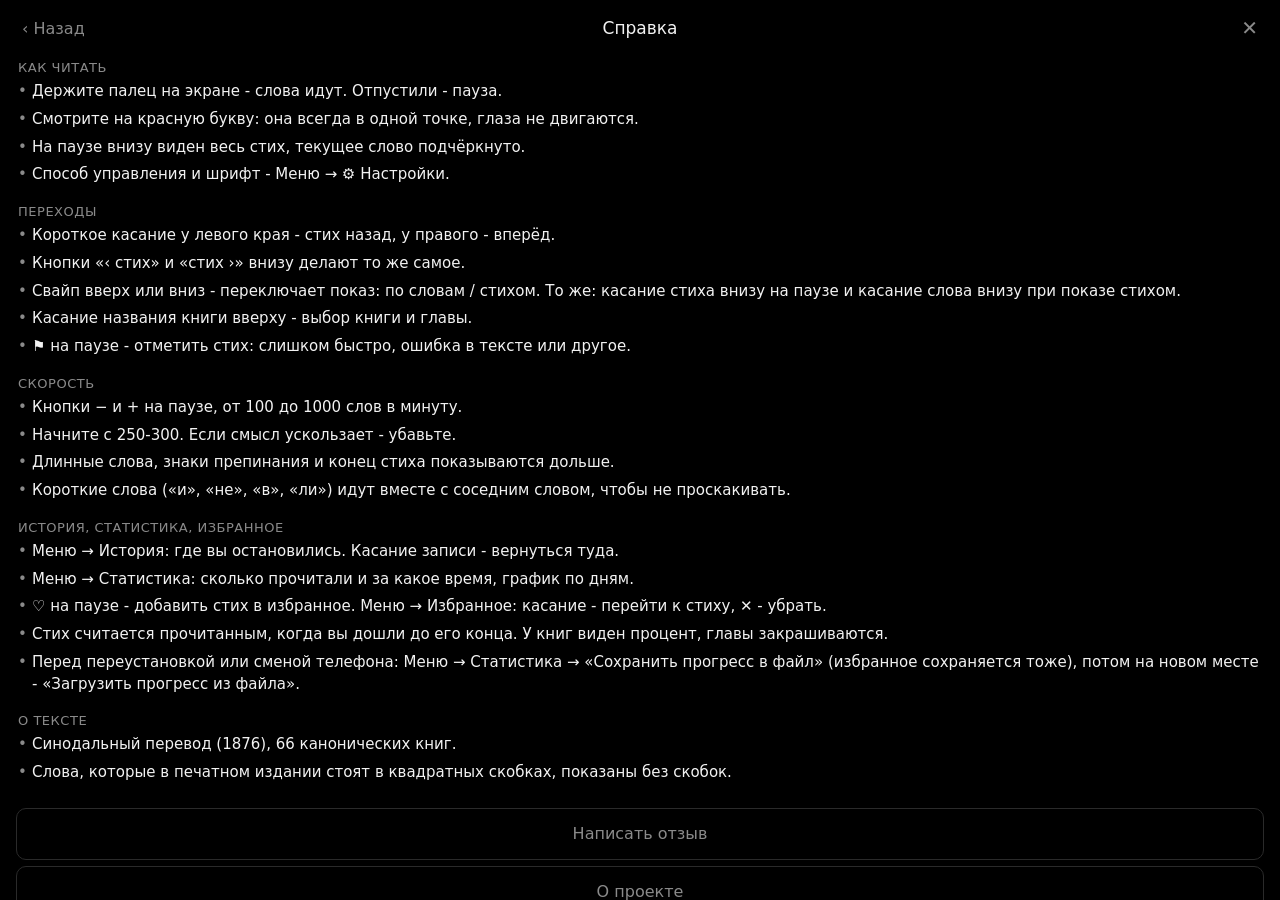
<file: index.html>
<!doctype html>
<html lang="ru">
<head>
<meta charset="utf-8">
<meta name="viewport" content="width=device-width, initial-scale=1, viewport-fit=cover, user-scalable=no">
<meta name="theme-color" content="#000000">
<meta name="mobile-web-app-capable" content="yes">
<meta name="apple-mobile-web-app-capable" content="yes">
<meta name="apple-mobile-web-app-status-bar-style" content="black">
<meta name="apple-mobile-web-app-title" content="Библия">
<title>Библия: скорочтение</title>
<link rel="manifest" href="manifest.webmanifest">
<link rel="icon" href="icons/icon-192.png">
<link rel="apple-touch-icon" href="icons/icon-180.png">
<link rel="stylesheet" href="style.css">
</head>
<body>
<main id="reader">
  <header id="top">
    <button id="ref" class="ui" type="button"></button>
    <button id="fav" class="ui" type="button" aria-label="В избранное"><svg viewBox="0 0 24 24" width="20" height="20" fill="none" stroke="currentColor" stroke-width="1.8" stroke-linecap="round" stroke-linejoin="round" aria-hidden="true"><path d="M12 19.5s-7.5-4.6-7.5-10A4.2 4.2 0 0 1 12 7a4.2 4.2 0 0 1 7.5 2.5c0 5.4-7.5 10-7.5 10z"/></svg></button>
    <button id="share" class="ui" type="button" aria-label="Поделиться стихом"><svg viewBox="0 0 24 24" width="20" height="20" fill="none" stroke="currentColor" stroke-width="1.8" stroke-linecap="round" stroke-linejoin="round" aria-hidden="true"><circle cx="18" cy="5" r="2.6"/><circle cx="6" cy="12" r="2.6"/><circle cx="18" cy="19" r="2.6"/><path d="M8.3 10.8l7.4-4.4M8.3 13.2l7.4 4.4"/></svg></button>
    <button id="flag" class="ui" type="button" aria-label="Отметить стих">&#x2691;&#xFE0E;</button>
    <div id="progress"><div id="bar"></div></div>
  </header>

  <section id="stage">
    <div class="guide"></div>
    <div id="word"><span id="wl"></span><span id="wp"></span><span id="wr"></span></div>
    <div class="guide"></div>
    <div id="verse"><div id="vt"></div></div>
  </section>

  <p id="context"></p>
  <button id="wordstrip" class="ui" type="button" aria-label="Показ по словам"><span id="sl"></span><span id="sp"></span><span id="sr"></span></button>
  <p id="hint">Держите палец на экране - слова побегут.<br>Отпустите - пауза.<br>Касание у левого или правого края - стих назад или вперёд.</p>
  <div id="flash"></div>
  <div id="toast" role="status"></div>
  <p id="install" hidden>Чтобы установить: «Поделиться» → «На экран Домой». Так приложение работает без интернета и не теряет прогресс.</p>
  <div id="update" class="ui" hidden>
    <p id="update-text"></p>
    <div id="update-buttons">
      <button id="update-go" type="button"></button>
      <button id="update-later" type="button"></button>
    </div>
  </div>

  <footer id="controls" class="ui">
    <button id="prev" type="button" aria-label="Предыдущий стих">‹ стих</button>
    <div id="speed">
      <button id="slower" type="button" aria-label="Медленнее">−</button>
      <span><b id="wpm"></b> сл/мин</span>
      <button id="faster" type="button" aria-label="Быстрее">+</button>
    </div>
    <button id="next" type="button" aria-label="Следующий стих">стих ›</button>
  </footer>
</main>

<div id="menu" class="ui" hidden>
  <div id="menu-head">
    <div id="menu-left">
      <button id="menu-back" type="button" hidden>‹ Книги</button>
      <button id="menu-help" type="button" aria-label="Справка">?</button>
      <button id="menu-settings" type="button" aria-label="Настройки">&#x2699;&#xFE0E;</button>
    </div>
    <h2 id="menu-title"></h2>
    <button id="menu-close" type="button" aria-label="Закрыть">✕</button>
  </div>
  <div id="tabs">
    <button type="button" data-tab="nt">Новый Завет</button>
    <button type="button" data-tab="ot">Ветхий Завет</button>
    <button type="button" data-tab="hist">История</button>
    <button type="button" data-tab="stat">Статистика</button>
    <button type="button" data-tab="fav">Избранное</button>
  </div>
  <div id="menu-list"></div>
  <input id="import-file" type="file" hidden>
</div>

<div id="whatsnew" class="ui" role="dialog" aria-modal="true" aria-labelledby="whatsnew-title" hidden>
  <div id="whatsnew-box">
    <h2 id="whatsnew-title"></h2>
    <p id="whatsnew-sub">Что нового:</p>
    <ul id="whatsnew-list"></ul>
    <button id="whatsnew-ok" type="button">Понятно</button>
  </div>
</div>

<script src="bible.js"></script>
<script src="version.js"></script>
<script src="app.js"></script>
</body>
</html>
</file>
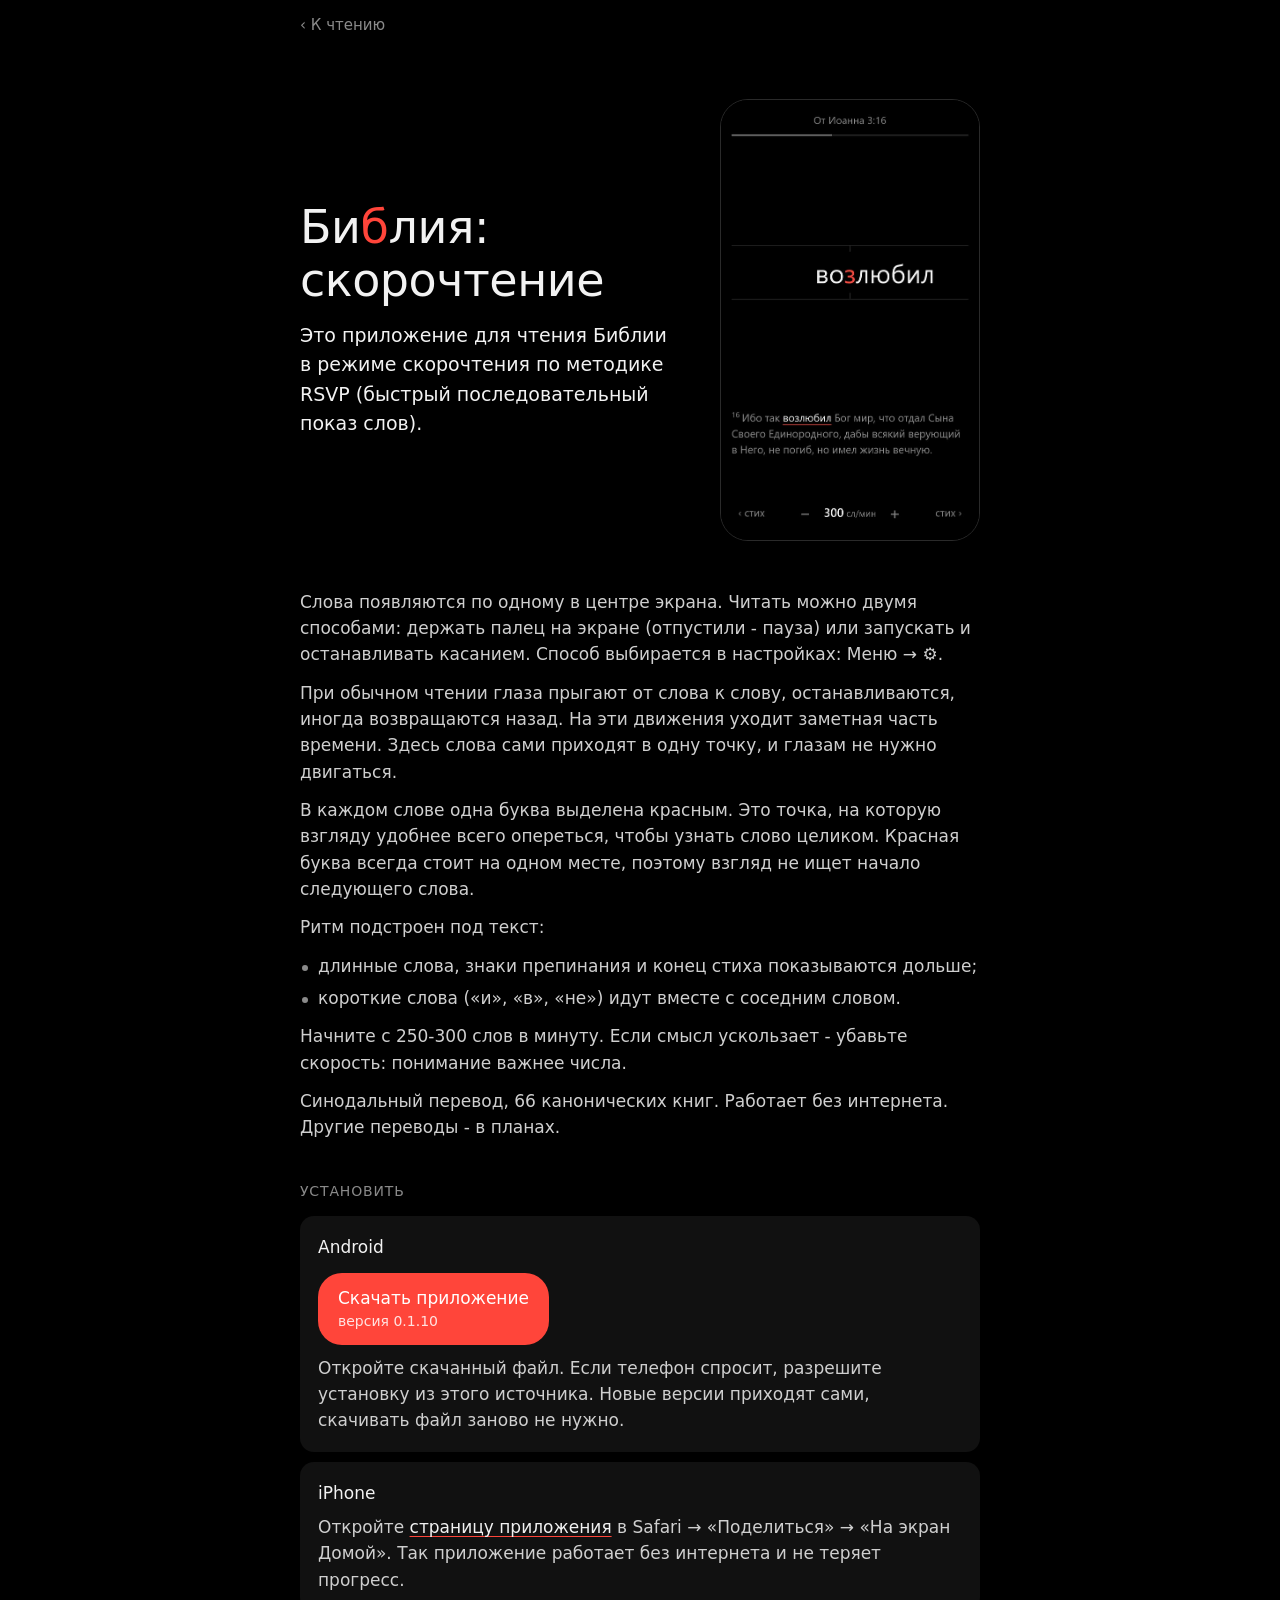
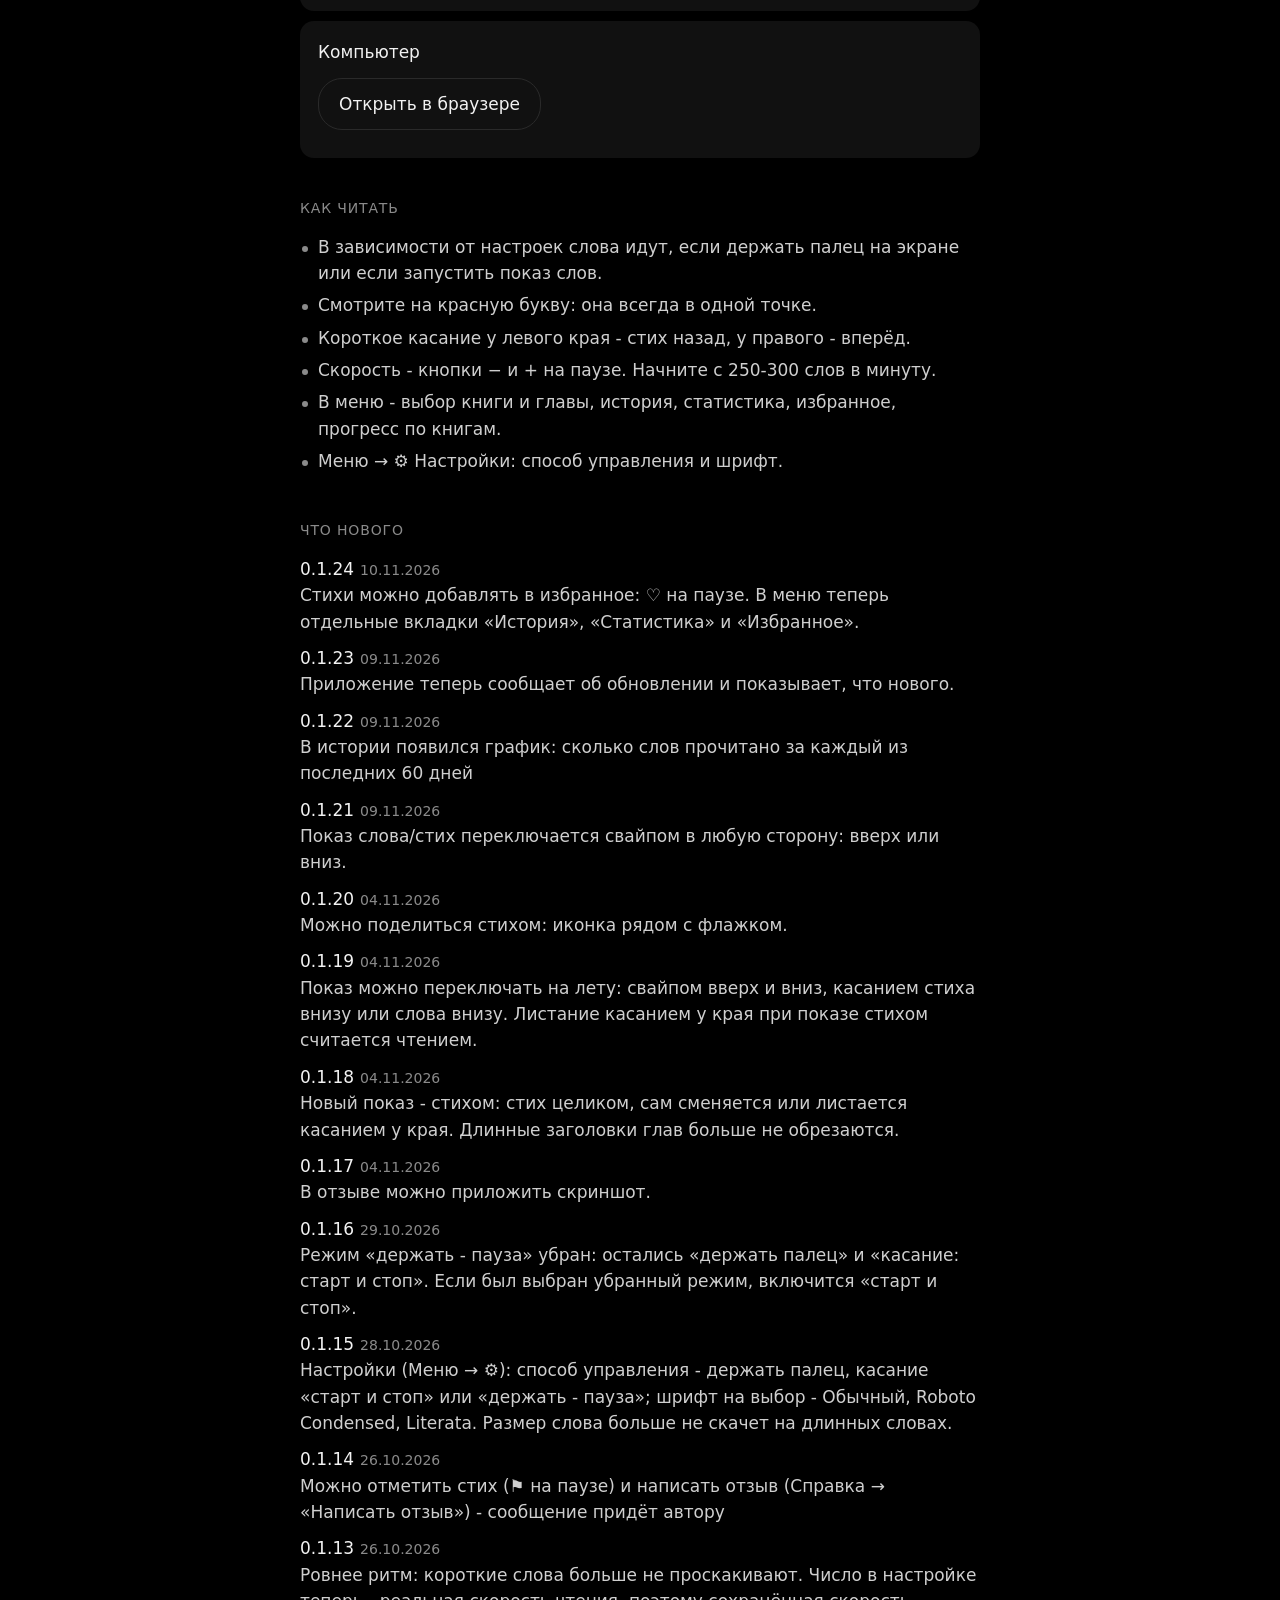
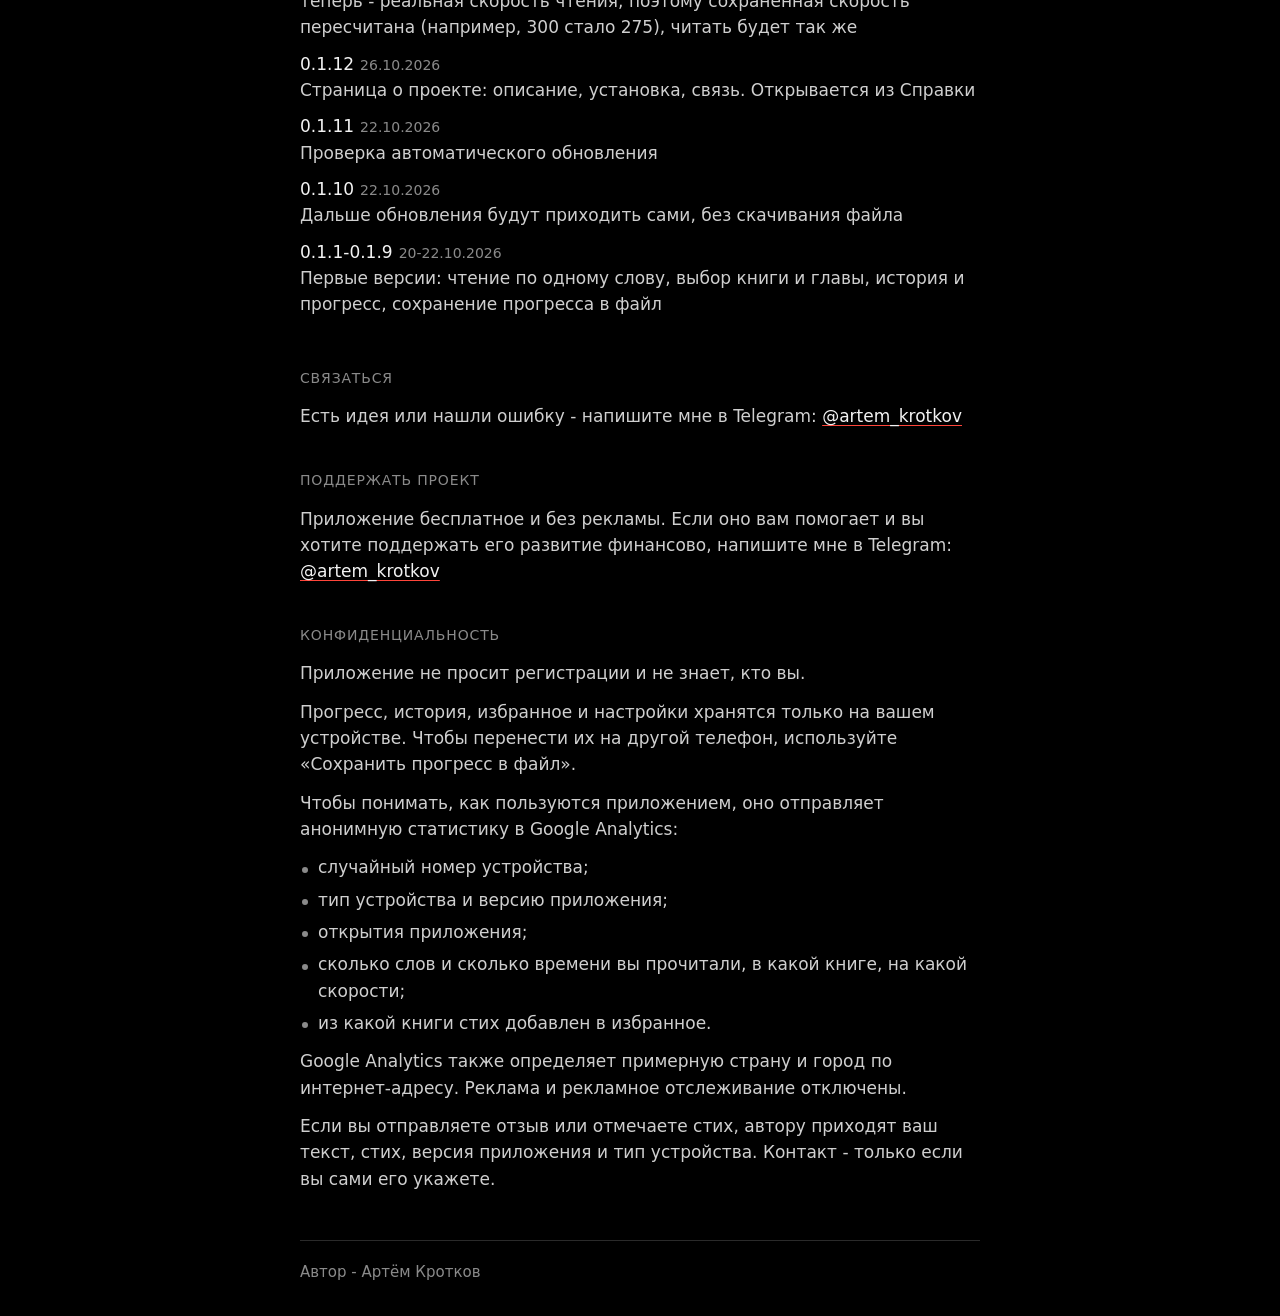
<file: about/index.html>
<!doctype html>
<html lang="ru">
<head>
<meta charset="utf-8">
<meta name="viewport" content="width=device-width, initial-scale=1, viewport-fit=cover">
<meta name="theme-color" content="#000000">
<title>Библия: скорочтение</title>
<meta name="description" content="Приложение для чтения Библии в режиме скорочтения по методике RSVP. Синодальный перевод, Android, iPhone и компьютер, без интернета.">
<meta property="og:type" content="website">
<meta property="og:locale" content="ru_RU">
<meta property="og:title" content="Библия: скорочтение">
<meta property="og:description" content="Приложение для чтения Библии в режиме скорочтения по методике RSVP. Синодальный перевод, Android, iPhone и компьютер.">
<meta property="og:url" content="https://artem-krotkov.github.io/bible-speedread/about/">
<meta property="og:image" content="https://artem-krotkov.github.io/bible-speedread/about/og.png">
<meta property="og:image:width" content="1200">
<meta property="og:image:height" content="630">
<meta name="twitter:card" content="summary_large_image">
<link rel="icon" href="../icons/icon-192.png">
<link rel="apple-touch-icon" href="../icons/icon-180.png">
<style>
:root {
  --bg: #000;
  --fg: #f2f2f2;
  --text: #cfcfcf;
  --dim: #8a8a8a;
  --faint: #2a2a2a;
  --card: #111;
  --accent: #ff453a;
}

* { box-sizing: border-box; margin: 0; }

html { -webkit-text-size-adjust: 100%; }

body {
  background: var(--bg);
  color: var(--text);
  font-family: Roboto, "Segoe UI", system-ui, -apple-system, sans-serif;
  font-size: 17px;
  line-height: 1.55;
  padding: env(safe-area-inset-top) 0 env(safe-area-inset-bottom);
}

a { color: var(--fg); text-decoration-color: var(--accent); text-underline-offset: 3px; }

.wrap {
  max-width: 720px;
  margin: 0 auto;
  padding: 0 20px;
}

/* верх */
.top {
  display: flex;
  justify-content: space-between;
  align-items: center;
  padding: 14px 0;
  font-size: 15px;
}

.top a { color: var(--dim); text-decoration: none; }
.top a:hover { color: var(--fg); }

/* первый экран */
.hero {
  display: grid;
  gap: 28px;
  padding: 28px 0 8px;
}

h1 {
  color: var(--fg);
  font-size: 38px;
  font-weight: 500;
  line-height: 1.15;
  letter-spacing: -.01em;
}

h1 .pivot { color: var(--accent); }

.lead {
  margin-top: 14px;
  font-size: 19px;
  color: var(--fg);
}

.shot {
  justify-self: center;
  width: 260px;
  border: 1px solid var(--faint);
  border-radius: 28px;
  overflow: hidden;
}

.shot img { display: block; width: 100%; height: auto; }

@media (min-width: 720px) {
  .hero { grid-template-columns: 1fr 260px; align-items: center; gap: 40px; padding-top: 48px; }
  h1 { font-size: 46px; }
}

/* разделы */
section { padding-top: 40px; }

h2 {
  margin-bottom: 14px;
  color: var(--dim);
  font-size: 14px;
  font-weight: 500;
  text-transform: uppercase;
  letter-spacing: .06em;
}

p + p, p + ul, ul + p { margin-top: 12px; }

ul { padding: 0; list-style: none; }

li {
  position: relative;
  padding-left: 18px;
  margin-bottom: 6px;
}

li::before {
  content: "";
  position: absolute;
  left: 2px;
  top: .72em;
  width: 6px;
  height: 6px;
  border-radius: 50%;
  background: var(--dim);
}

.note { color: var(--dim); font-size: 15px; }

/* установка */
.platforms { display: grid; gap: 10px; }

.platform {
  padding: 18px;
  border-radius: 14px;
  background: var(--card);
}

.platform h3 {
  margin-bottom: 8px;
  color: var(--fg);
  font-size: 17px;
  font-weight: 500;
}

.btn {
  display: inline-block;
  margin: 4px 0 10px;
  padding: 12px 20px;
  border-radius: 24px;
  background: var(--accent);
  color: #fff;
  font-weight: 500;
  text-decoration: none;
}

.btn:hover { filter: brightness(1.1); }

.btn small {
  display: block;
  font-size: 14px;
  font-weight: 400;
  opacity: .85;
}

.btn.ghost {
  background: none;
  border: 1px solid var(--faint);
  color: var(--fg);
}

/* что нового */
.changes li { padding-left: 0; margin-bottom: 10px; }
.changes li::before { display: none; }
.changes b { color: var(--fg); font-weight: 500; }
.changes small { color: var(--dim); font-size: 14px; margin-left: 6px; }
.changes span { display: block; }

footer {
  margin-top: 48px;
  padding: 20px 0 32px;
  border-top: 1px solid var(--faint);
  color: var(--dim);
  font-size: 15px;
}
</style>
</head>
<body>
<div class="wrap">

<nav class="top">
  <a href="../">‹ К чтению</a>
</nav>

<header class="hero">
  <div>
    <h1>Би<span class="pivot">б</span>лия: скорочтение</h1>
    <p class="lead">Это приложение для чтения Библии в режиме скорочтения по методике RSVP (быстрый последовательный показ слов).</p>
  </div>
  <div class="shot"><img src="screen.jpg" width="585" height="996" alt="Экран приложения: слово «возлюбил» с красной буквой, внизу стих От Иоанна 3:16"></div>
</header>

<section>
  <p>Слова появляются по одному в центре экрана. Читать можно двумя способами: держать палец на экране (отпустили - пауза) или запускать и останавливать касанием. Способ выбирается в настройках: Меню → ⚙.</p>
  <p>При обычном чтении глаза прыгают от слова к слову, останавливаются, иногда возвращаются назад. На эти движения уходит заметная часть времени. Здесь слова сами приходят в одну точку, и глазам не нужно двигаться.</p>
  <p>В каждом слове одна буква выделена красным. Это точка, на которую взгляду удобнее всего опереться, чтобы узнать слово целиком. Красная буква всегда стоит на одном месте, поэтому взгляд не ищет начало следующего слова.</p>
  <p>Ритм подстроен под текст:</p>
  <ul>
    <li>длинные слова, знаки препинания и конец стиха показываются дольше;</li>
    <li>короткие слова («и», «в», «не») идут вместе с соседним словом.</li>
  </ul>
  <p>Начните с 250-300 слов в минуту. Если смысл ускользает - убавьте скорость: понимание важнее числа.</p>
  <p>Синодальный перевод, 66 канонических книг. Работает без интернета. Другие переводы - в планах.</p>
</section>

<section id="install">
  <h2>Установить</h2>
  <div class="platforms">
    <div class="platform">
      <h3>Android</h3>
      <a class="btn" id="apk" href="https://github.com/artem-krotkov/bible-speedread/releases/latest">Скачать приложение</a>
      <p>Откройте скачанный файл. Если телефон спросит, разрешите установку из этого источника. Новые версии приходят сами, скачивать файл заново не нужно.</p>
    </div>
    <div class="platform">
      <h3>iPhone</h3>
      <p>Откройте <a href="../">страницу приложения</a> в Safari → «Поделиться» → «На экран Домой». Так приложение работает без интернета и не теряет прогресс.</p>
    </div>
    <div class="platform">
      <h3>Компьютер</h3>
      <a class="btn ghost" href="../">Открыть в браузере</a>
    </div>
  </div>
</section>

<section>
  <h2>Как читать</h2>
  <ul>
    <li>В зависимости от настроек слова идут, если держать палец на экране или если запустить показ слов.</li>
    <li>Смотрите на красную букву: она всегда в одной точке.</li>
    <li>Короткое касание у левого края - стих назад, у правого - вперёд.</li>
    <li>Скорость - кнопки − и + на паузе. Начните с 250-300 слов в минуту.</li>
    <li>В меню - выбор книги и главы, история, статистика, избранное, прогресс по книгам.</li>
    <li>Меню → ⚙ Настройки: способ управления и шрифт.</li>
  </ul>
</section>

<section id="changes" hidden>
  <h2>Что нового</h2>
  <ul class="changes"></ul>
</section>

<section>
  <h2>Связаться</h2>
  <p>Есть идея или нашли ошибку - напишите мне в Telegram: <a href="https://t.me/artem_krotkov">@artem_krotkov</a></p>
</section>

<section>
  <h2>Поддержать проект</h2>
  <p>Приложение бесплатное и без рекламы. Если оно вам помогает и вы хотите поддержать его развитие финансово, напишите мне в Telegram: <a href="https://t.me/artem_krotkov">@artem_krotkov</a></p>
</section>

<section id="privacy">
  <h2>Конфиденциальность</h2>
  <p>Приложение не просит регистрации и не знает, кто вы.</p>
  <p>Прогресс, история, избранное и настройки хранятся только на вашем устройстве. Чтобы перенести их на другой телефон, используйте «Сохранить прогресс в файл».</p>
  <p>Чтобы понимать, как пользуются приложением, оно отправляет анонимную статистику в Google Analytics:</p>
  <ul>
    <li>случайный номер устройства;</li>
    <li>тип устройства и версию приложения;</li>
    <li>открытия приложения;</li>
    <li>сколько слов и сколько времени вы прочитали, в какой книге, на какой скорости;</li>
    <li>из какой книги стих добавлен в избранное.</li>
  </ul>
  <p>Google Analytics также определяет примерную страну и город по интернет-адресу. Реклама и рекламное отслеживание отключены.</p>
  <p>Если вы отправляете отзыв или отмечаете стих, автору приходят ваш текст, стих, версия приложения и тип устройства. Контакт - только если вы сами его укажете.</p>
</section>

<footer>Автор - Артём Кротков</footer>

</div>
<script>
// кнопка Android - на последний APK (android.json пишет publish.py), список версий - changes.json
fetch('../android.json', { cache: 'no-store' }).then((r) => r.json()).then((a) => {
  if (!a.url) return;
  const btn = document.getElementById('apk');
  btn.href = a.url;
  const small = document.createElement('small');
  small.textContent = 'версия ' + a.name;
  btn.append(small);
}).catch(() => { /* остаётся ссылка на последний релиз */ });

fetch('changes.json', { cache: 'no-store' }).then((r) => r.json()).then((list) => {
  if (!list.length) return;
  const ul = document.querySelector('.changes');
  for (const c of list) {
    const li = document.createElement('li');
    const b = document.createElement('b');
    b.textContent = c.v;
    const small = document.createElement('small');
    small.textContent = c.date;
    const span = document.createElement('span');
    span.textContent = c.notes;
    li.append(b, small, span);
    ul.append(li);
  }
  document.getElementById('changes').hidden = false;
}).catch(() => { /* без списка версий */ });
</script>
</body>
</html>
</file>
<file: style.css>
/* шрифты на выбор (Настройки → Шрифт), лицензия OFL - fonts/OFL-*.txt; «Обычный» - системный */
@font-face {
  font-family: "Roboto Condensed";
  src: url(fonts/roboto-condensed-cyrillic.woff2) format("woff2");
  unicode-range: U+0301, U+0400-045F, U+0490-0491, U+04B0-04B1, U+2116;
}

@font-face {
  font-family: "Roboto Condensed";
  src: url(fonts/roboto-condensed-latin.woff2) format("woff2");
  unicode-range: U+0000-00FF, U+2000-206F;
}

@font-face {
  font-family: Literata;
  src: url(fonts/literata-cyrillic.woff2) format("woff2");
  unicode-range: U+0301, U+0400-045F, U+0490-0491, U+04B0-04B1, U+2116;
}

@font-face {
  font-family: Literata;
  src: url(fonts/literata-latin.woff2) format("woff2");
  unicode-range: U+0000-00FF, U+2000-206F;
}

:root {
  --bg: #000;
  --fg: #f2f2f2;
  --dim: #8a8a8a;
  --faint: #2a2a2a;
  --accent: #ff453a;
  --read: #17301f;
  --read-fg: #9fd3aa;
  --fs: 44px;
}

* { box-sizing: border-box; margin: 0; }

html, body {
  height: 100%;
  background: var(--bg);
  color: var(--fg);
  font-family: Roboto, "Segoe UI", system-ui, sans-serif;
  overflow: hidden;
  -webkit-user-select: none;
  user-select: none;
  -webkit-touch-callout: none;
  -webkit-tap-highlight-color: transparent;
}

button {
  font: inherit;
  color: inherit;
  background: none;
  border: 0;
  cursor: pointer;
}

/* --- экран чтения --- */

#reader {
  position: fixed;
  inset: 0;
  display: flex;
  flex-direction: column;
  touch-action: none;
  padding: env(safe-area-inset-top) 16px env(safe-area-inset-bottom);
}

#top {
  position: relative;
  padding-top: 14px;
  transition: opacity .25s;
}

/* отметить стих (на паузе) */
#flag {
  position: absolute;
  top: 8px;
  right: -8px;
  width: 44px;
  height: 44px;
  color: var(--dim);
  font-size: 18px;
}

#flag[hidden] { display: none; }

/* в избранное (на паузе), слева от «поделиться» */
#fav {
  position: absolute;
  top: 8px;
  right: 80px;
  width: 44px;
  height: 44px;
  color: var(--dim);
  display: flex;
  align-items: center;
  justify-content: center;
}

#fav[hidden] { display: none; }
#fav.on { color: var(--accent); }
#fav.on svg { fill: currentColor; }

/* поделиться стихом (на паузе), слева от флажка */
#share {
  position: absolute;
  top: 8px;
  right: 36px;
  width: 44px;
  height: 44px;
  color: var(--dim);
  display: flex;
  align-items: center;
  justify-content: center;
}

#share[hidden] { display: none; }

#toast {
  position: fixed;
  left: 50%;
  bottom: calc(120px + env(safe-area-inset-bottom));
  transform: translateX(-50%);
  width: max-content;
  max-width: calc(100vw - 32px);
  padding: 10px 16px;
  border-radius: 10px;
  background: #222;
  color: var(--fg);
  font-size: 15px;
  opacity: 0;
  pointer-events: none;
  transition: opacity .25s;
}

#toast.on { opacity: 1; }

#ref {
  display: block;
  margin: 0 auto;
  padding: 6px 12px;
  color: var(--dim);
  font-size: 15px;
  letter-spacing: .02em;
}

#ref.shift { margin-left: 0; }

/* совсем длинное название («1-е Фессалоникийцам 5:28») на узком экране: ещё и мельче, чтобы не налезало на значки */
#ref.tight {
  padding-left: 0;
  font-size: 13px;
}

#progress {
  height: 2px;
  margin-top: 6px;
  background: var(--faint);
}

#bar {
  height: 100%;
  width: 0;
  background: var(--dim);
}

#stage {
  flex: 1;
  display: flex;
  flex-direction: column;
  justify-content: center;
  gap: 14px;
  min-height: 0;
}

.guide {
  position: relative;
  height: 1px;
  background: var(--faint);
}

.guide::after {
  content: "";
  position: absolute;
  left: 50%;
  width: 2px;
  height: 10px;
  margin-left: -1px;
  background: var(--faint);
}

.guide:first-child::after { top: 0; }
.guide:last-child::after { bottom: 0; }

#word {
  display: grid;
  grid-template-columns: 1fr auto 1fr;
  align-items: center;
  /* высота постоянная: уменьшенные длинные слова не сдвигают строку */
  height: var(--line, 60px);
  font-size: var(--fs);
  line-height: 1.2;
  white-space: pre;
  font-weight: 400;
  font-family: var(--read-font, inherit);
}

#wl { text-align: right; }
#wp { color: var(--accent); }
#wr { text-align: left; }

#word.heading {
  color: var(--dim);
  font-size: min(var(--fs), 30px);
}

#word.heading #wp { color: inherit; }

/* показ стихом (Настройки → Показ): стих целиком вместо слова; деление длинных стихов меряется по #vt */
#verse {
  display: none;
  flex: 1;
  min-height: 0;
  overflow: hidden;
  align-items: center;
}

body.verse-view #verse { display: flex; }
body.verse-view #stage > :not(#verse) { display: none; }
body.verse-view #context { display: none; }

#vt {
  width: 100%;
  color: var(--fg);
  font-size: 22px;
  line-height: 1.5;
  font-family: var(--read-font, inherit);
  hyphens: auto;
  -webkit-hyphens: auto;
  overflow-wrap: break-word;
}

#vt sup {
  margin-right: .3em;
  color: var(--dim);
  font-size: .6em;
}

#verse.heading #vt {
  color: var(--dim);
  text-align: center;
  white-space: pre;
  font-size: 30px;
}

#verse.heading #vt sup { display: none; }

/* внизу при показе стихом - строка со словом (как в показе по словам): касание возвращает к словам */
#wordstrip {
  display: none;
  grid-template-columns: 1fr auto 1fr;
  align-items: center;
  height: 64px;
  margin-top: 8px;
  padding: 0 8px;
  border: 1px solid var(--faint);
  border-radius: 12px;
  background: none;
  color: var(--fg);
  font-size: var(--fs, 28px);
  line-height: 1.2;
  white-space: pre;
  font-family: var(--read-font, inherit);
  transition: opacity .25s;
}

#wordstrip #sl { text-align: right; }
#wordstrip #sp { color: var(--accent); }
#wordstrip #sr { text-align: left; }
body.verse-view #wordstrip { display: grid; }
body.verse-view #hint { bottom: calc(190px + env(safe-area-inset-bottom)); }

/* ручной показ: скорости нет - слова сами не идут */
body.manual #speed { display: none; }

#context {
  min-height: 7.5em;
  max-height: 30vh;
  overflow: hidden;
  color: var(--dim);
  font-size: 16px;
  line-height: 1.5;
  font-family: var(--read-font, inherit);
  transition: opacity .25s;
}

#context sup {
  margin-right: .3em;
  font-size: .7em;
}

#context mark {
  background: none;
  color: var(--fg);
  border-bottom: 1px solid var(--accent);
}

#hint {
  position: absolute;
  left: 16px;
  right: 16px;
  bottom: calc(110px + env(safe-area-inset-bottom));
  text-align: center;
  color: var(--dim);
  font-size: 15px;
  line-height: 1.5;
}

/* подсказка об установке на iPhone (только в Safari, не с экрана Домой) */
#install {
  margin-top: 8px;
  padding: 10px 12px;
  border: 1px solid var(--faint);
  border-radius: 10px;
  color: var(--dim);
  font-size: 13px;
  line-height: 1.4;
  text-align: center;
  transition: opacity .25s;
}

#install[hidden] { display: none; }
body.playing #install { opacity: 0; }

/* предложение обновить Android-приложение (APK не из магазина) */
#update {
  margin-top: 8px;
  padding: 10px 12px;
  border: 1px solid var(--faint);
  border-radius: 10px;
  color: var(--dim);
  font-size: 13px;
  line-height: 1.4;
  text-align: center;
}

#update[hidden],
body.playing #update { display: none; }
#update-text b { color: var(--fg); font-weight: 400; }

#update-buttons {
  display: flex;
  justify-content: center;
  gap: 8px;
  margin-top: 8px;
}

#update-buttons button {
  padding: 6px 14px;
  border-radius: 8px;
  border: 1px solid var(--faint);
}

#update-go { color: var(--fg); }
#update-buttons[hidden] { display: none; }

/* окно «Приложение обновилось - что нового» (один раз после обновления) */
#whatsnew {
  position: fixed;
  inset: 0;
  z-index: 20;
  display: flex;
  align-items: center;
  justify-content: center;
  padding: calc(env(safe-area-inset-top) + 16px) 16px calc(env(safe-area-inset-bottom) + 16px);
  background: rgba(0, 0, 0, .82);
  touch-action: pan-y;
}

#whatsnew[hidden] { display: none; }

#whatsnew-box {
  display: flex;
  flex-direction: column;
  width: 100%;
  max-width: 420px;
  max-height: 100%;
  padding: 18px 16px 16px;
  border: 1px solid var(--faint);
  border-radius: 14px;
  background: #111;
}

#whatsnew-title {
  font-size: 17px;
  font-weight: 500;
  line-height: 1.3;
}

#whatsnew-sub {
  margin-top: 10px;
  color: var(--dim);
  font-size: 14px;
}

#whatsnew-list {
  flex: 1 1 auto;
  min-height: 0;
  margin: 8px 0 16px;
  padding: 0;
  list-style: none;
  overflow-y: auto;
  overscroll-behavior: contain;
  scrollbar-width: thin;
  scrollbar-color: var(--dim) transparent;
  color: var(--dim);
  font-size: 15px;
  line-height: 1.4;
}

#whatsnew-list li { padding: 6px 0; }
#whatsnew-list li + li { border-top: 1px solid var(--faint); }
#whatsnew-list b { color: var(--fg); font-weight: 500; }
#whatsnew-list .wn-one { margin: 6px 0; color: var(--fg); }

#whatsnew-ok {
  flex: none;
  width: 100%;
  min-height: 48px;
  border: 1px solid var(--accent);
  border-radius: 10px;
  color: var(--fg);
  font-size: 16px;
}

#whatsnew-ok:focus-visible { outline: 1px solid var(--dim); outline-offset: 3px; }

/* подсветка края при переходе по стиху */
#flash {
  position: absolute;
  top: 0;
  bottom: 0;
  width: 20%;
  opacity: 0;
  pointer-events: none;
}

#flash.left { left: 0; background: linear-gradient(to right, rgba(255, 255, 255, .12), transparent); }
#flash.right { right: 0; background: linear-gradient(to left, rgba(255, 255, 255, .12), transparent); }
#flash.on { animation: flash .35s ease-out; }

@keyframes flash {
  from { opacity: 1; }
  to { opacity: 0; }
}

#controls {
  display: flex;
  align-items: center;
  justify-content: space-between;
  gap: 8px;
  padding: 12px 0 18px;
  transition: opacity .25s;
}

#controls button {
  min-width: 48px;
  min-height: 48px;
  padding: 0 10px;
  color: var(--dim);
  font-size: 16px;
  border-radius: 24px;
}

#controls button:active { background: var(--faint); }

#speed {
  display: flex;
  align-items: center;
  gap: 4px;
  color: var(--dim);
  font-size: 14px;
}

#speed b {
  color: var(--fg);
  font-weight: 500;
  font-size: 18px;
}

#speed button {
  font-size: 26px;
  line-height: 1;
}

body.playing #top,
body.playing #context,
body.playing #wordstrip,
body.playing #controls { opacity: 0; }

body.playing #hint,
body.started #hint,
body.has-context #hint,
body.has-update #hint { display: none; }

/* --- меню книг и глав --- */

#menu {
  position: fixed;
  inset: 0;
  display: flex;
  flex-direction: column;
  background: var(--bg);
  padding: env(safe-area-inset-top) 16px env(safe-area-inset-bottom);
  touch-action: pan-y;
}

#menu[hidden] { display: none; }

#menu-head {
  display: grid;
  grid-template-columns: 90px 1fr 90px;
  align-items: center;
  min-height: 56px;
}

#menu-head h2 {
  text-align: center;
  font-size: 17px;
  font-weight: 500;
}

#menu-back, #menu-close {
  min-height: 48px;
  color: var(--dim);
  font-size: 16px;
}

#menu-back { text-align: left; }
#menu-back[hidden], #menu-help[hidden], #menu-settings[hidden] { display: none; }

#menu-left {
  display: flex;
  align-items: center;
  gap: 8px;
}

#menu-help, #menu-settings {
  width: 36px;
  height: 36px;
  border: 1px solid var(--faint);
  border-radius: 50%;
  color: var(--dim);
  font-size: 17px;
}

/* справка */
.help h3 {
  margin: 18px 2px 6px;
  color: var(--dim);
  font-size: 13px;
  font-weight: 500;
  text-transform: uppercase;
  letter-spacing: .04em;
}

.help h3:first-child { margin-top: 4px; }

.help ul {
  padding: 0;
  list-style: none;
}

.help li {
  position: relative;
  padding-left: 16px;
  margin-bottom: 6px;
  font-size: 15px;
  line-height: 1.45;
}

.help li::before {
  content: "•";
  position: absolute;
  left: 2px;
  color: var(--dim);
}
#menu-close { text-align: right; font-size: 20px; }

/* две строки: Новый / Ветхий Завет - по половине, История / Статистика / Избранное - по трети */
#tabs {
  display: grid;
  grid-template-columns: repeat(6, 1fr);
  gap: 8px;
  margin-bottom: 12px;
}

#tabs[hidden] { display: none; }

#tabs button {
  grid-column: span 2;
  min-height: 44px;
  border-radius: 22px;
  color: var(--dim);
  border: 1px solid var(--faint);
}

#tabs button:nth-child(-n+2) { grid-column: span 3; }

#tabs button.on {
  color: var(--fg);
  border-color: var(--dim);
}

#menu-list {
  flex: 1;
  overflow-y: auto;
  padding-bottom: 24px;
}

.books {
  display: grid;
  grid-template-columns: repeat(2, minmax(0, 1fr)); /* minmax(0, ...) - иначе длинное название растягивает колонку за край экрана */
  gap: 6px;
}

.books button {
  min-height: 48px;
  padding: 8px 12px;
  text-align: left;
  border-radius: 10px;
  background: #111;
  font-size: 15px;
}

.chapters {
  display: grid;
  grid-template-columns: repeat(auto-fill, minmax(56px, 1fr));
  gap: 6px;
}

.chapters button {
  min-height: 52px;
  border-radius: 10px;
  background: #111;
  font-size: 17px;
}

.books button.cur,
.chapters button.cur {
  outline: 1px solid var(--accent);
}

/* заливка по доле прочитанного */
.books button,
.chapters button {
  --done: 0%;
  background: linear-gradient(to right, var(--read) var(--done), #111 var(--done));
}

.books button.done,
.chapters button.done { color: var(--read-fg); }

.books button {
  display: flex;
  flex-wrap: wrap; /* на узком экране процент уходит под название, а не режет слово */
  align-items: center;
  justify-content: space-between;
  gap: 0 6px;
}

.books span { min-width: 0; }

@media (max-width: 340px) {
  .books button { padding: 8px 10px; font-size: 14px; }
}

.books small {
  flex: none;
  color: var(--dim);
  font-size: 12px;
}

.summary {
  margin: 4px 2px 12px;
  color: var(--dim);
  font-size: 14px;
  line-height: 1.4;
}

/* история и статистика */
.stats {
  display: grid;
  grid-template-columns: 1fr 1fr;
  gap: 6px;
  margin-bottom: 8px;
}

.stat {
  padding: 10px 12px;
  border-radius: 10px;
  background: #111;
}

.stat b {
  display: block;
  font-size: 20px;
  font-weight: 500;
}

.stat span {
  color: var(--dim);
  font-size: 12px;
}

/* график «слов по дням» (dayChart в app.js) */
.dchart {
  margin: 0 0 8px;
  padding: 10px 12px 8px;
  border-radius: 10px;
  background: #111;
}

.dchart-head {
  display: flex;
  justify-content: space-between;
  align-items: baseline;
  gap: 8px;
  margin-bottom: 6px;
  font-size: 13px;
  white-space: nowrap;
}

.dchart-max {
  color: var(--dim, #8a8a8a);
  font-size: 12px;
}

.dchart-bars {
  display: flex;
  gap: 1px;
  height: 84px;
  touch-action: pan-y;
  user-select: none;
  -webkit-user-select: none;
  cursor: pointer;
}

.dchart-col {
  flex: 1 1 0;
  min-width: 0;
  display: flex;
  align-items: flex-end;
  border-radius: 2px;
}

.dchart-col.on {
  background: #1d1d1d;
}

.dchart-bar {
  display: block;
  width: 100%;
  min-height: 2px;
  border-radius: 1px 1px 0 0;
  background: var(--dim, #8a8a8a);
  opacity: .7;
}

.dchart-bar.zero {
  height: 1px;
  min-height: 1px;
  border-radius: 0;
  background: var(--faint, #2a2a2a);
  opacity: 1;
}

.dchart-col.on .dchart-bar {
  background: var(--accent, #ff453a);
  opacity: 1;
}

.dchart-col.on .dchart-bar.zero {
  height: 2px;
  min-height: 2px;
}

.dchart-info {
  margin: 8px 0 0;
  font-size: 14px;
  line-height: 1.3;
}

.dchart-hint,
.dchart-sum,
.dchart-empty {
  margin: 4px 0 0;
  color: var(--dim, #8a8a8a);
  font-size: 12px;
  line-height: 1.35;
}

.dchart-hint {
  opacity: .75;
}

.dchart-empty {
  margin: 0;
  font-size: 13px;
}

.history h3 {
  margin: 16px 2px 6px;
  color: var(--dim);
  font-size: 13px;
  font-weight: 500;
  text-transform: uppercase;
  letter-spacing: .04em;
}

.history button,
.tools button {
  display: block;
  width: 100%;
  min-height: 52px;
  margin-bottom: 6px;
  padding: 8px 12px;
  border-radius: 10px;
  background: #111;
  text-align: left;
}

.history span {
  display: block;
  font-size: 16px;
}

.history small {
  color: var(--dim);
  font-size: 12px;
}

/* избранное: строка + кнопка убрать */
.fav-row {
  display: flex;
  align-items: center;
  margin-bottom: 6px;
  border-radius: 10px;
  background: #111;
}

.history .fav-row button.go {
  flex: 1;
  min-width: 0;
  margin: 0;
  background: none;
}

.history .fav-row button.del {
  flex: none;
  width: 44px;
  min-height: 44px;
  height: 44px;
  margin: 0 2px 0 0;
  padding: 0;
  background: none;
  color: var(--dim);
  text-align: center;
  font-size: 17px;
}

.tools {
  margin-top: 24px;
}

.tools button {
  text-align: center;
  color: var(--dim);
  border: 1px solid var(--faint);
  background: none;
}

#tabs button {
  padding: 0 6px;
  font-size: 14px;
  white-space: nowrap;
}

/* отзыв и отметка стиха */
.form textarea,
.form input {
  display: block;
  width: 100%;
  margin-bottom: 10px;
  padding: 12px;
  border: 1px solid var(--faint);
  border-radius: 10px;
  background: #111;
  color: var(--fg);
  font: inherit;
  font-size: 16px;
  line-height: 1.4;
  resize: vertical;
  -webkit-user-select: text;
  user-select: text;
}

.form textarea::placeholder,
.form input::placeholder { color: var(--dim); }

.form textarea:focus,
.form input:focus { outline: none; border-color: var(--dim); }

.form .row {
  display: flex;
  gap: 8px;
}

.form .row button,
.form > button {
  flex: 1;
  width: 100%;
  min-height: 48px;
  border-radius: 10px;
  border: 1px solid var(--faint);
  color: var(--dim);
}

.form button.primary {
  border-color: var(--accent);
  color: var(--fg);
}

.form button:disabled { opacity: .4; }

.attach { margin-bottom: 10px; }
.attach input[type=file] { display: none; }

.attach > button,
.attach-preview button {
  width: 100%;
  min-height: 48px;
  border-radius: 10px;
  border: 1px solid var(--faint);
  background: none;
  color: var(--dim);
  font: inherit;
}

.attach-hint {
  margin: 6px 2px 0;
  color: var(--dim);
  font-size: 14px;
  line-height: 1.35;
}

.attach-preview {
  display: flex;
  align-items: center;
  gap: 12px;
}

.attach-preview[hidden] { display: none; }

.attach-preview img {
  max-width: 96px;
  max-height: 96px;
  border-radius: 8px;
  border: 1px solid var(--faint);
}

.attach-preview button { flex: 1; }

.flag-ref {
  margin: 4px 2px 6px;
  color: var(--fg);
  font-size: 17px;
}

.flag-verse {
  margin: 0 2px 16px;
  color: var(--dim);
  font-size: 15px;
  line-height: 1.45;
}

.flag-verse sup {
  margin-right: .3em;
  font-size: .7em;
}

.flag-verse mark {
  background: none;
  color: var(--fg);
  text-decoration: underline var(--accent);
  text-underline-offset: 3px;
}

.reasons {
  display: grid;
  gap: 6px;
  margin-bottom: 10px;
}

.reasons button {
  min-height: 48px;
  padding: 8px 12px;
  border-radius: 10px;
  background: #111;
  text-align: left;
}

.reasons button.on { outline: 1px solid var(--accent); }

/* настройки: управление и шрифт */
.choices {
  display: grid;
  gap: 6px;
}

.choices button {
  min-height: 52px;
  padding: 10px 12px;
  border-radius: 10px;
  background: #111;
  text-align: left;
}

.choices button.on { outline: 1px solid var(--accent); }

.choices small {
  display: block;
  margin-top: 3px;
  color: var(--dim);
  font-size: 13px;
  line-height: 1.4;
}

.font-sample {
  display: block;
  font-size: 30px;
  line-height: 1.25;
}

.font-sample i {
  font-style: normal;
  color: var(--accent);
}

.sent {
  margin: 24px 2px;
  color: var(--fg);
  font-size: 17px;
  text-align: center;
}
</file>
